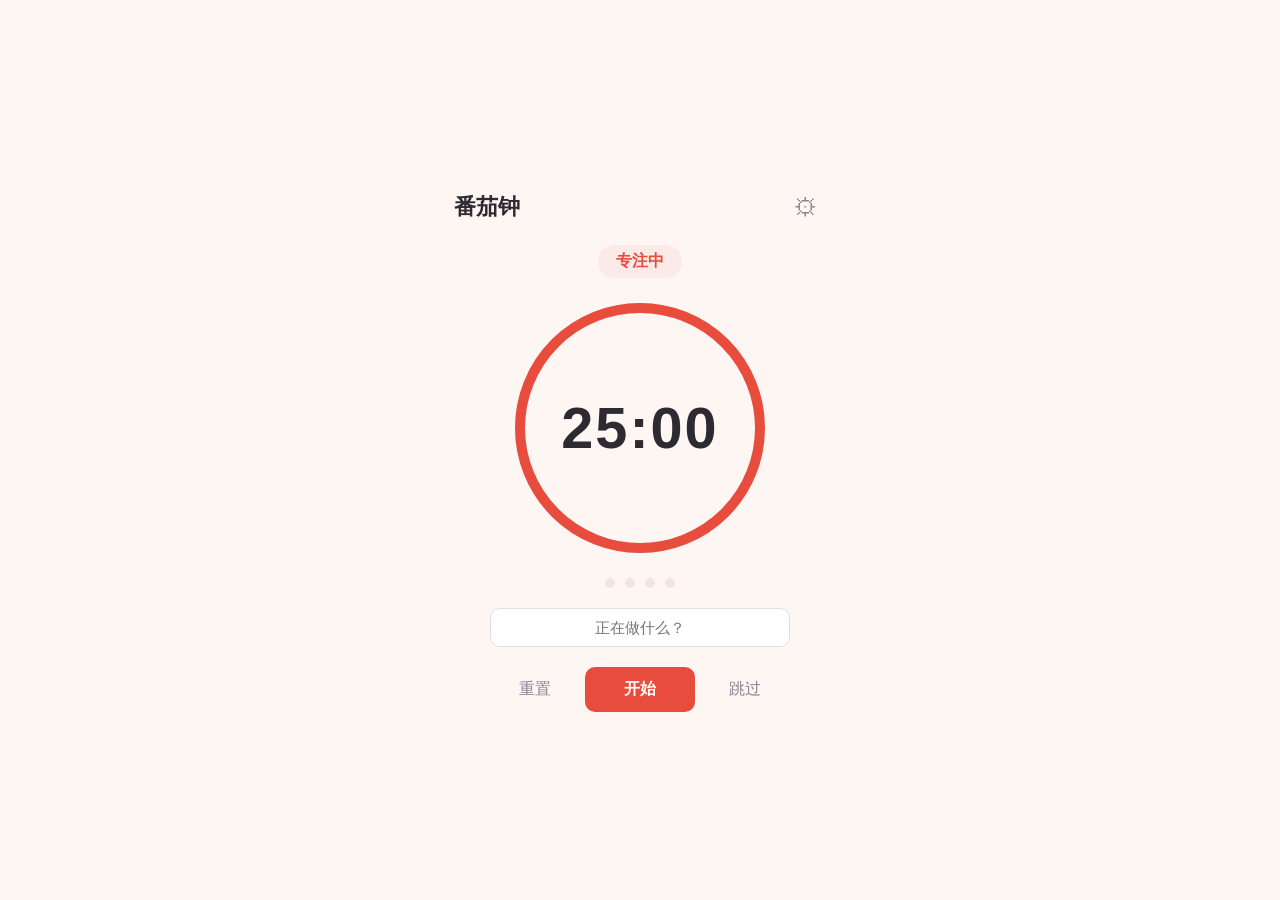
<file: prjByCoco/pomodoro/index.html>
<!DOCTYPE html>
<html lang="zh-CN">
<head>
  <meta charset="UTF-8">
  <meta name="viewport" content="width=device-width, initial-scale=1.0">
  <title>番茄钟</title>
  <link rel="stylesheet" href="style.css">
</head>
<body data-phase="work">
  <main class="app">
    <header class="app-header">
      <h1>番茄钟</h1>
      <button id="settings-btn" class="icon-btn" title="设置" aria-label="设置">&#9881;</button>
    </header>

    <div id="phase-label" class="phase-label">专注中</div>

    <div class="ring-wrap">
      <svg class="ring" viewBox="0 0 260 260">
        <circle class="ring-bg" cx="130" cy="130" r="120" />
        <circle id="ring-progress" class="ring-progress" cx="130" cy="130" r="120" />
      </svg>
      <div id="time-display" class="time-display">25:00</div>
    </div>

    <div id="cycle-dots" class="cycle-dots" title="每 4 个番茄一个长休息">
      <span class="dot"></span><span class="dot"></span><span class="dot"></span><span class="dot"></span>
    </div>

    <input id="task-input" class="task-input" type="text" placeholder="正在做什么？" maxlength="50">

    <div class="controls">
      <button id="reset-btn" class="btn btn-secondary" title="重置">重置</button>
      <button id="start-btn" class="btn btn-primary">开始</button>
      <button id="skip-btn" class="btn btn-secondary" title="跳过当前阶段">跳过</button>
    </div>
  </main>

  <div id="settings-panel" class="settings-panel hidden">
    <div class="settings-card">
      <h2>设置</h2>
      <label>
        专注时长（分钟）
        <input id="set-work" type="number" min="1" max="120" value="25">
      </label>
      <label>
        短休息（分钟）
        <input id="set-short" type="number" min="1" max="60" value="5">
      </label>
      <label>
        长休息（分钟）
        <input id="set-long" type="number" min="1" max="120" value="15">
      </label>
      <label class="checkbox-label">
        <input id="set-notify" type="checkbox">
        阶段结束时发送浏览器通知
      </label>
      <div class="settings-actions">
        <button id="settings-cancel" class="btn btn-secondary">取消</button>
        <button id="settings-save" class="btn btn-primary">保存</button>
      </div>
    </div>
  </div>

  <script src="app.js"></script>
</body>
</html>
</file>
<file: prjByCoco/pomodoro/style.css>
:root {
  --bg: #fdf6f3;
  --card: #ffffff;
  --text: #2d2a32;
  --muted: #8a8494;
  --accent: #e74c3c;
  --accent-soft: #fbeae8;
  --ring-track: #f0e6e2;
}

body[data-phase="short"],
body[data-phase="long"] {
  --accent: #27ae60;
  --accent-soft: #e8f7ef;
  --ring-track: #e2efe8;
}

* {
  margin: 0;
  padding: 0;
  box-sizing: border-box;
}

body {
  font-family: "Segoe UI", "PingFang SC", "Microsoft YaHei", sans-serif;
  background: var(--bg);
  color: var(--text);
  min-height: 100vh;
  display: flex;
  align-items: center;
  justify-content: center;
  transition: background 0.5s;
}

body[data-phase="short"],
body[data-phase="long"] {
  --bg: #f2faf6;
}

.app {
  width: 100%;
  max-width: 420px;
  padding: 24px;
  display: flex;
  flex-direction: column;
  align-items: center;
  gap: 20px;
}

.app-header {
  width: 100%;
  display: flex;
  align-items: center;
  justify-content: space-between;
}

.app-header h1 {
  font-size: 1.4rem;
  font-weight: 600;
}

.icon-btn {
  border: none;
  background: none;
  font-size: 1.5rem;
  cursor: pointer;
  color: var(--muted);
  padding: 4px 8px;
  border-radius: 8px;
}

.icon-btn:hover {
  background: rgba(0, 0, 0, 0.05);
  color: var(--text);
}

.phase-label {
  font-size: 1rem;
  font-weight: 600;
  color: var(--accent);
  background: var(--accent-soft);
  padding: 6px 18px;
  border-radius: 999px;
  transition: all 0.3s;
}

.ring-wrap {
  position: relative;
  width: 260px;
  height: 260px;
}

.ring {
  width: 100%;
  height: 100%;
  transform: rotate(-90deg);
}

.ring circle {
  fill: none;
  stroke-width: 10;
  stroke-linecap: round;
}

.ring-bg {
  stroke: var(--ring-track);
}

.ring-progress {
  stroke: var(--accent);
  stroke-dasharray: 754;
  stroke-dashoffset: 0;
  transition: stroke-dashoffset 0.4s linear, stroke 0.3s;
}

.time-display {
  position: absolute;
  inset: 0;
  display: flex;
  align-items: center;
  justify-content: center;
  font-size: 3.6rem;
  font-weight: 700;
  font-variant-numeric: tabular-nums;
  letter-spacing: 2px;
}

.cycle-dots {
  display: flex;
  gap: 10px;
}

.dot {
  width: 10px;
  height: 10px;
  border-radius: 50%;
  background: var(--ring-track);
  transition: background 0.3s;
}

.dot.filled {
  background: var(--accent);
}

.task-input {
  width: 100%;
  max-width: 300px;
  padding: 10px 14px;
  border: 1px solid #e5dde0;
  border-radius: 10px;
  font-size: 0.95rem;
  text-align: center;
  outline: none;
  background: var(--card);
  transition: border-color 0.2s;
}

.task-input:focus {
  border-color: var(--accent);
}

.controls {
  display: flex;
  gap: 12px;
  align-items: center;
}

.btn {
  border: none;
  border-radius: 10px;
  padding: 12px 22px;
  font-size: 1rem;
  cursor: pointer;
  transition: all 0.2s;
}

.btn-primary {
  background: var(--accent);
  color: #fff;
  min-width: 110px;
  font-weight: 600;
}

.btn-primary:hover {
  filter: brightness(1.08);
}

.btn-secondary {
  background: transparent;
  color: var(--muted);
}

.btn-secondary:hover {
  background: rgba(0, 0, 0, 0.05);
  color: var(--text);
}

.settings-panel {
  position: fixed;
  inset: 0;
  background: rgba(0, 0, 0, 0.35);
  display: flex;
  align-items: center;
  justify-content: center;
  z-index: 10;
}

.settings-panel.hidden {
  display: none;
}

.settings-card {
  background: var(--card);
  border-radius: 16px;
  padding: 28px;
  width: 90%;
  max-width: 340px;
  display: flex;
  flex-direction: column;
  gap: 14px;
}

.settings-card h2 {
  font-size: 1.2rem;
  margin-bottom: 4px;
}

.settings-card label {
  display: flex;
  flex-direction: column;
  gap: 6px;
  font-size: 0.9rem;
  color: var(--muted);
}

.settings-card input[type="number"] {
  padding: 8px 12px;
  border: 1px solid #e5dde0;
  border-radius: 8px;
  font-size: 1rem;
  outline: none;
}

.settings-card input[type="number"]:focus {
  border-color: var(--accent);
}

.checkbox-label {
  flex-direction: row !important;
  align-items: center;
  gap: 8px !important;
  color: var(--text) !important;
}

.settings-actions {
  display: flex;
  justify-content: flex-end;
  gap: 10px;
  margin-top: 6px;
}

body.flash .ring-progress {
  animation: flash 0.5s ease-in-out 3;
}

@keyframes flash {
  50% {
    opacity: 0.2;
  }
}

@media (max-width: 480px) {
  .ring-wrap {
    width: 220px;
    height: 220px;
  }

  .time-display {
    font-size: 3rem;
  }
}
</file>
